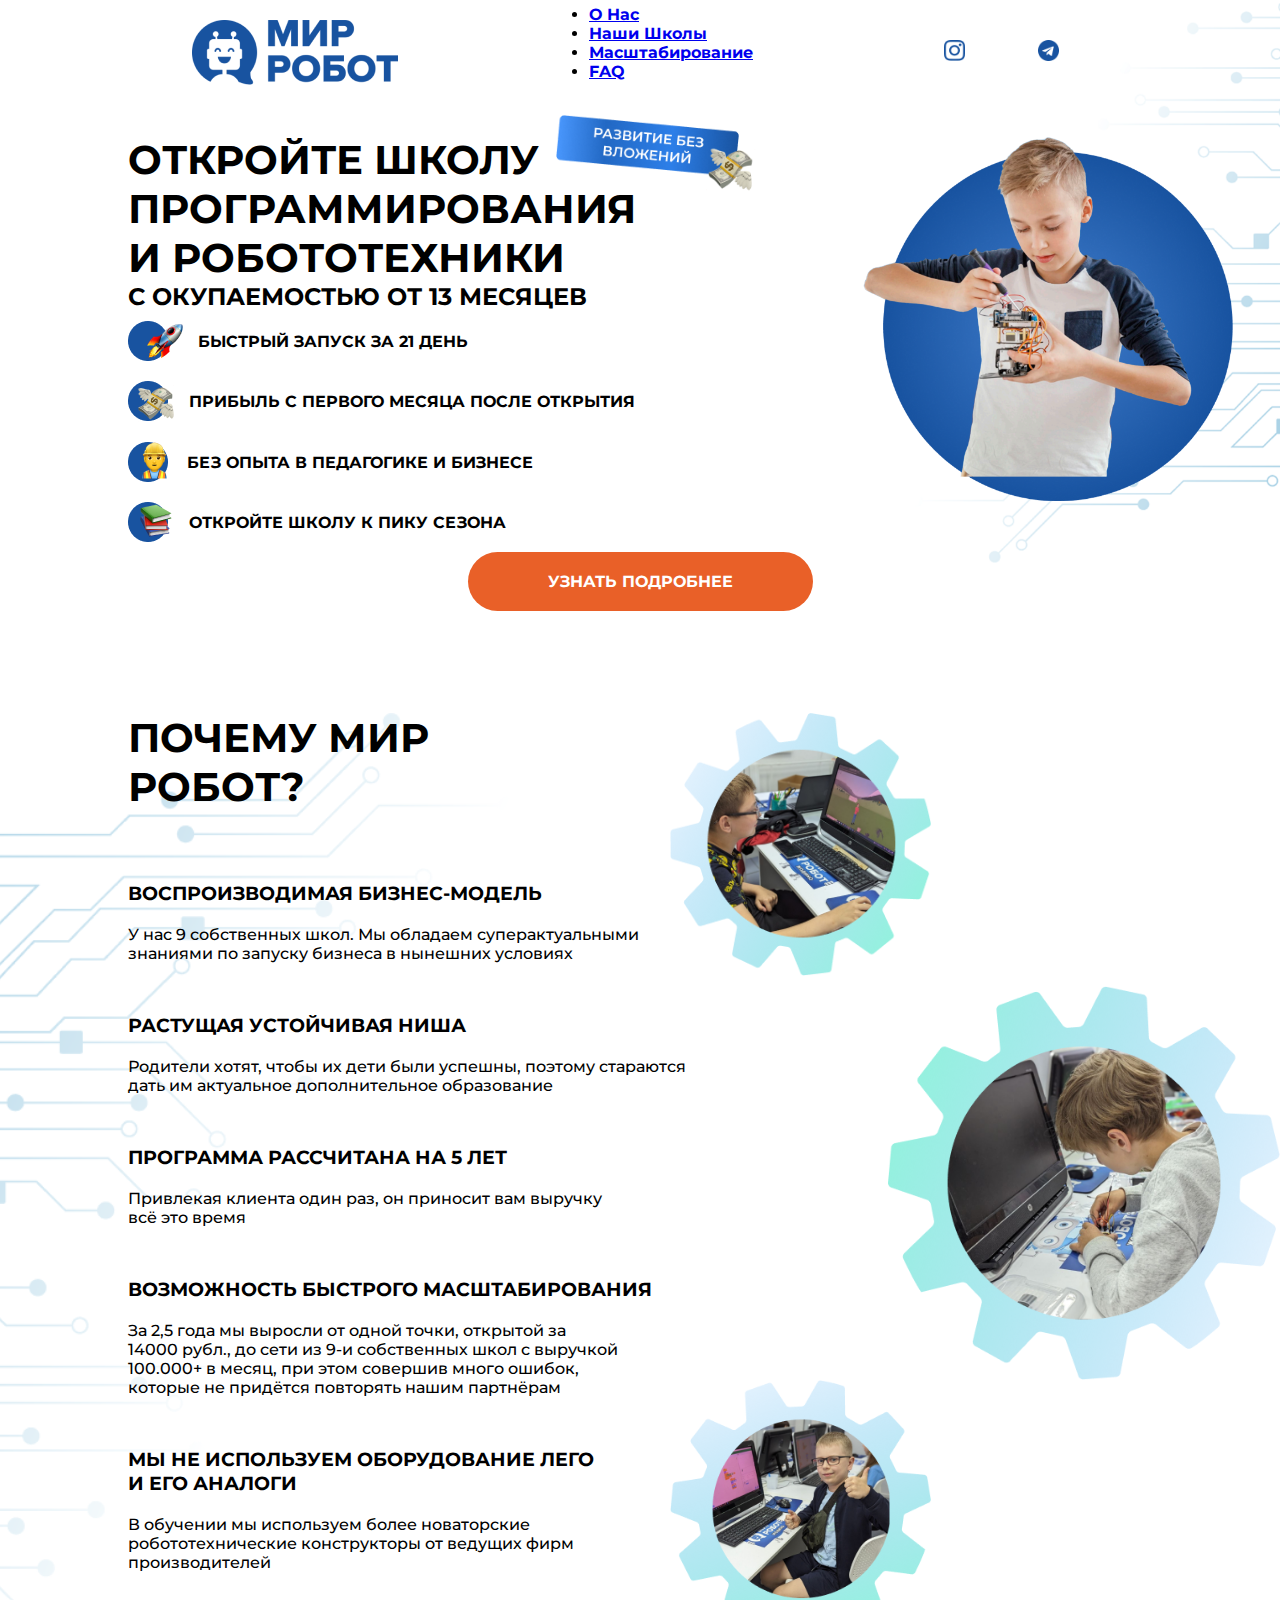
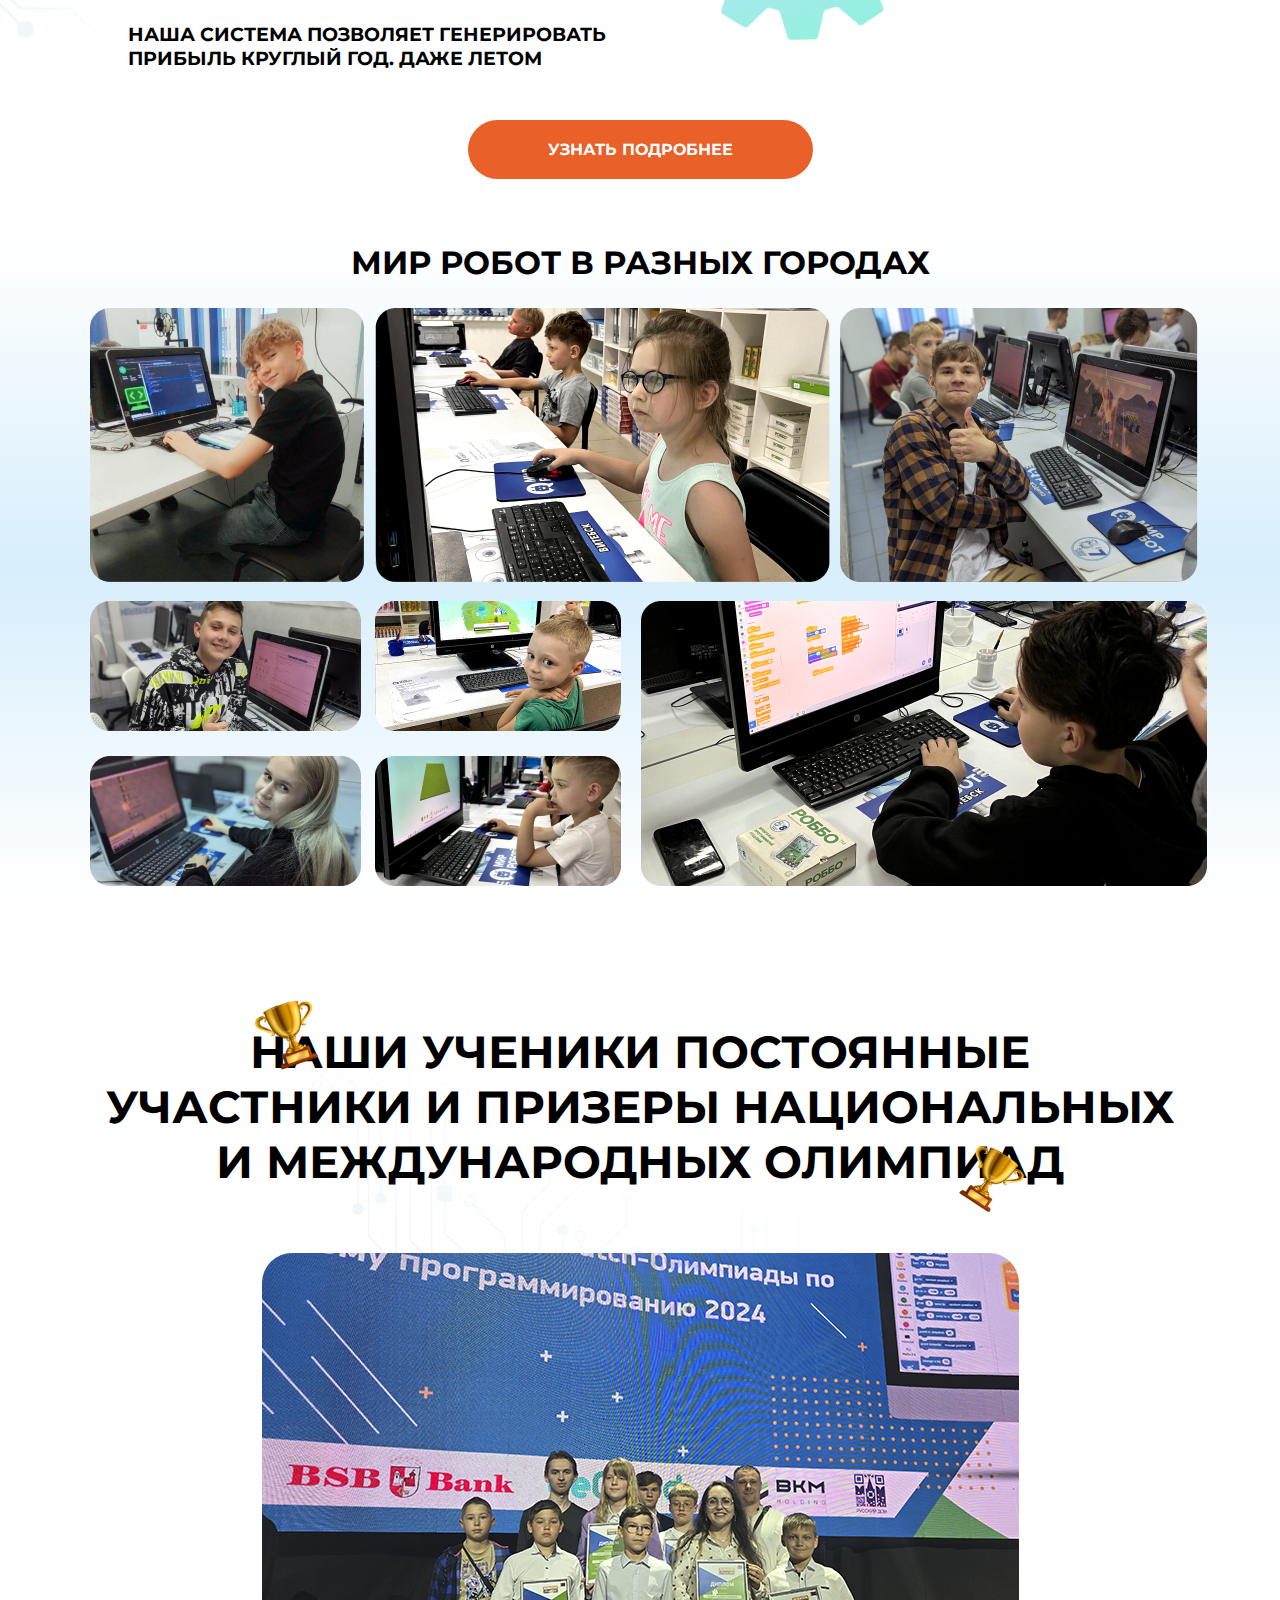
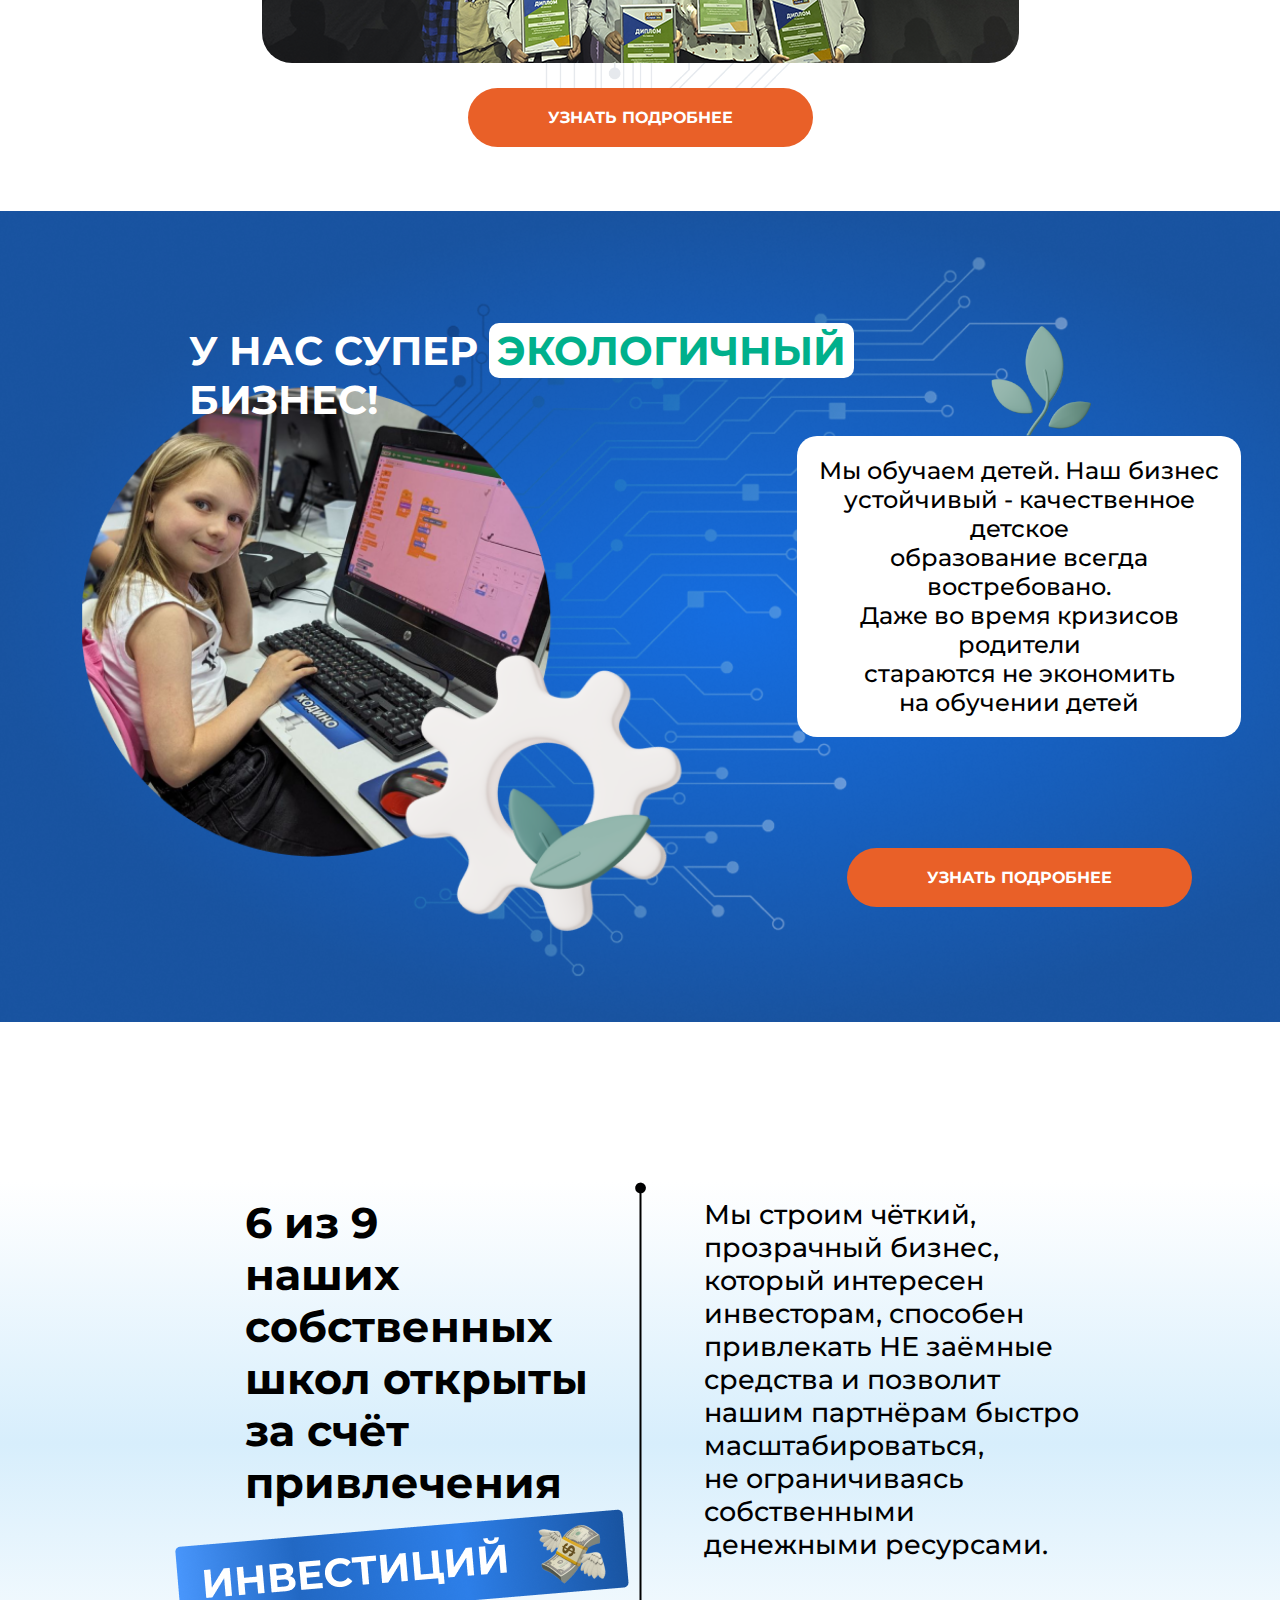
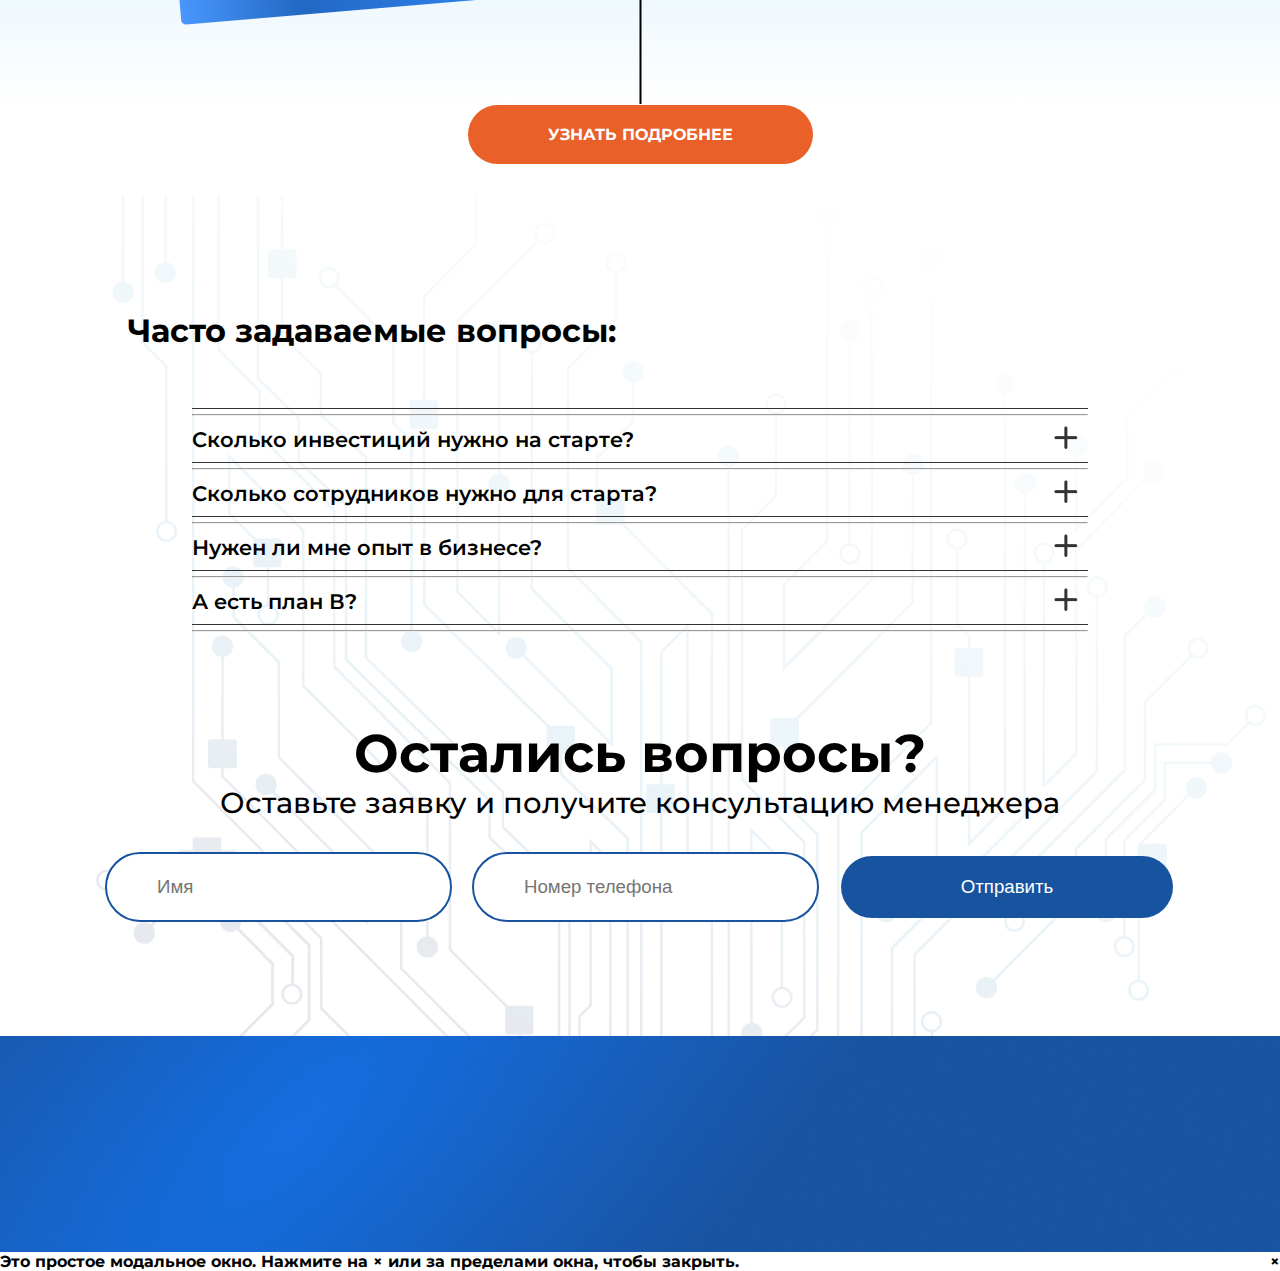
<file: public/index.html>
<!DOCTYPE html>
<html>

<head>
    <meta charset="utf-8" />
    <meta name="viewport" content="width=device-width, initial-scale=1" />
    <meta name="theme-color" content="#000000" />

    <link rel="icon" href="%PUBLIC_URL%/logo.ico" />
    <link rel="apple-touch-icon" href="%PUBLIC_URL%/logo.png" />
    <link href="https://fonts.googleapis.com/css2?family=Montserrat:wght@300;400&display=swap" rel="stylesheet">
    <link
        href="https://fonts.googleapis.com/css2?family=Montserrat:ital,wght@0,200;0,700;0,900;1,100;1,200;1,700&display=swap"
        rel="stylesheet">
    <link href="../styles.css" rel="stylesheet" type="text/css" />

    <title>mirrobot</title>
</head>

<body>
    <div class="first-block">
        <header>
            <img src="../img/logo.png" class="img-logo">
            <nav>
                <ul>
                    <li><a href="#">О Нас</a></li>
                    <li><a href="#">Наши Школы</a></li>
                    <li><a href="#">Масштабирование</a></li>
                    <li><a href="#">FAQ</a></li>
                </ul>
            </nav>
            <div class="img-social">
                <a href="https://www.instagram.com/"><img src="../img/icon _instagram_.png" class="social-icon"></a>
                <a href="https://web.telegram.org/"><img src="../img/icon _telegram_.png" class="social-icon"></a>
            </div>
        </header>

        <div class="content-wrapper">
            <div class="spacer"></div>
            <div class="text-section">
                <div class="h1-container">
                    <img src="../img/h1txt.png" class="h1-img">
                    <h1>ОТКРОЙТЕ ШКОЛУ<br />ПРОГРАММИРОВАНИЯ<br />И РОБОТОТЕХНИКИ</h1>
                </div>
                <h2>С ОКУПАЕМОСТЬЮ ОТ 13 МЕСЯЦЕВ</h2>
                <div class="ul_img">
                    <img src="../img/li_img1.png" class="li_img">
                    <p>БЫСТРЫЙ ЗАПУСК ЗА 21 ДЕНЬ</p>
                </div>
                <div class="ul_img">
                    <img src="../img/li_img2.png" class="li_img">
                    <p>ПРИБЫЛЬ С ПЕРВОГО МЕСЯЦА ПОСЛЕ ОТКРЫТИЯ</p>
                </div>
                <div class="ul_img">
                    <img src="../img/li_img3.png" class="li_img">
                    <p>БЕЗ ОПЫТА В ПЕДАГОГИКЕ И БИЗНЕСЕ</p>
                </div>
                <div class="ul_img">
                    <img src="../img/li_img4.png" class="li_img">
                    <p>ОТКРОЙТЕ ШКОЛУ К ПИКУ СЕЗОНА</p>
                </div>
            </div>
            <div>
                <img src="../img/firstboy.png" alt="Изображение" class="image-above-button">
            </div>
        </div>
        <div class="button-section">
            <a href="#" class="info-button" id="openModal1">УЗНАТЬ ПОДРОБНЕЕ</a>
        </div>
    </div>

    <div class="second-block">
        <div class="content-wrapper">
            <div class="spacer"></div>
            <div class="text-section-2">
                <h1>ПОЧЕМУ МИР РОБОТ?</h1>
                <div class="text-block">
                    <p class="text-block-header">ВОСПРОИЗВОДИМАЯ БИЗНЕС-МОДЕЛЬ</p>
                    <p class="text-block-description">У нас 9 собственных школ. Мы обладаем суперактуальными<br />
                        знаниями по запуску бизнеса в нынешних условиях</p>
                </div>
                <div class="text-block">
                    <p class="text-block-header">РАСТУЩАЯ УСТОЙЧИВАЯ НИША</p>
                    <p class="text-block-description">Родители хотят, чтобы их дети были успешны, поэтому
                        стараются<br />
                        дать им актуальное дополнительное образование</p>
                </div>
                <div class="text-block">
                    <p class="text-block-header">ПРОГРАММА РАССЧИТАНА НА 5 ЛЕТ</p>
                    <p class="text-block-description">Привлекая клиента один раз, он приносит вам выручку<br />
                        всё это время</p>
                </div>
                <div class="text-block">
                    <p class="text-block-header">ВОЗМОЖНОСТЬ БЫСТРОГО МАСШТАБИРОВАНИЯ</p>
                    <p class="text-block-description">За 2,5 года мы выросли от одной точки, открытой за<br />
                        14000 рубл., до сети из 9-и собственных школ с выручкой<br />
                        100.000+ в месяц, при этом совершив много ошибок,<br />
                        которые не придётся повторять нашим партнёрам</p>
                </div>
                <div class="text-block">
                    <p class="text-block-header">МЫ НЕ ИСПОЛЬЗУЕМ ОБОРУДОВАНИЕ ЛЕГО<br />
                        И ЕГО АНАЛОГИ</p>
                    <p class="text-block-description">В обучении мы используем более новаторские<br />
                        робототехнические конструкторы от ведущих фирм<br />
                        производителей</p>
                </div>
                <div class="text-block">
                    <p class="text-block-header">НАША СИСТЕМА ПОЗВОЛЯЕТ ГЕНЕРИРОВАТЬ<br />
                        ПРИБЫЛЬ КРУГЛЫЙ ГОД. ДАЖЕ ЛЕТОМ</p>
                </div>
            </div>
            <div class="spacer"></div>
            <div class="items">
                <img src="../img/first_item.png" class="first_item">
                <img src="../img/second_item.png" class="second_item">
                <img src="../img/therd_item.png" class="therd_item">
                <br />
            </div>
        </div>
    </div>
    <div class="button-section">
        <a href="#" class="info-button" id="openModal2">УЗНАТЬ ПОДРОБНЕЕ</a>
    </div>

    <div class="therd-container">
        <div class="therd-block">
            <h1>МИР РОБОТ В РАЗНЫХ ГОРОДАХ</h1>
        </div>
        <div class="gallary">
            <div class="image-gallary">
                <img src="../img/1_img.png" class="1_img">
            </div>
            <div class="image-gallary">
                <img src="../img/2_img.png" class="2_img">
            </div>
            <div class="image-gallary">
                <img src="../img/3_img.png" class="3-img">
            </div>
            <div class="image-gallary">
                <img src="../img/4_img.png" class="4-img">
            </div>
            <div class="image-gallary">
                <img src="../img/5_img.png" class="5-img">
            </div>
            <div class="image-gallary">
                <img src="../img/6_img.png" class="6-img">
            </div>
            <div class="image-gallary">
                <img src="../img/7_img.png" class="7-img">
            </div>
            <div class="image-gallary">
                <img src="../img/8_img.png" class="8-img">
            </div>
        </div>
    </div>

    <div class="forth-block">
        <div class="h1-container-forth">
            <img src="../img/cub_l.png" class="h1-img1">
            <h1>НАШИ УЧЕНИКИ ПОСТОЯННЫЕ<br />УЧАСТНИКИ И ПРИЗЕРЫ НАЦИОНАЛЬНЫХ<br />И МЕЖДУНАРОДНЫХ ОЛИМПИАД</h1>
            <img src="../img/cub_r.png" class="h1-img2">
        </div>
        <div class="forth-img">
            <img src="../img/forth_img.png">
        </div>
        <div class="button-section">
            <a href="#" class="info-button" id="openModal3">УЗНАТЬ ПОДРОБНЕЕ</a>
        </div>
    </div>

    <div class="fifth-block">
        <div class="spacer">
            <h1>У НАС СУПЕР <span>ЭКОЛОГИЧНЫЙ</span> БИЗНЕС!</h1>
        </div>
        <div class="fifth-container">
            <img src="../img/leav.png">
            <div class="fifth-text">
                <p>Мы обучаем детей. Наш бизнес<br />устойчивый - качественное детское<br />
                    образование всегда востребовано.<br />Даже во время кризисов родители<br />
                    стараются не экономить<br />на обучении детей
                </p>
            </div>
            <div class="fifth-button-section">
                <a href="#" class="info-button" id="openModal4">УЗНАТЬ ПОДРОБНЕЕ</a>
            </div>
        </div>
    </div>

    <div class="six-block">
        <div class="spacer"></div>
        <div class="six-left">
            <h1>6 из 9<br />наших<br />собственных<br />школ открыты<br />за счёт<br />привлечения</h1>
            <img src="../img/six_block_img.png">
        </div>
        <div class="six_line">
            <img src="../img/six_line.png">
        </div>
        <div class="six-right">
            <p>
                Мы строим чёткий,<br />прозрачный бизнес,<br />который интересен<br />
                инвесторам, способен<br />привлекать НЕ заёмные<br />средства и позволит<br />
                нашим партнёрам быстро<br />масштабироваться,<br />
                не ограничиваясь<br />собственными<br />денежными ресурсами.
            </p>
        </div>
    </div>
    <div class="button-section">
        <a href="#" class="info-button" id="openModal5">УЗНАТЬ ПОДРОБНЕЕ</a>
    </div>

    <div class="seven-block">
        <div class="spacer">
            <h1>Часто задаваемые вопросы:</h1>
        </div>
        <section class="faq">
            <div class="question">
                <hr>
                <div class="question-text">Cколько инвестиций нужно на старте?</div>
                <img src="../img/plus.png" alt="Плюс" class="plus-icon">
                <p class="answer">Ответ</p>
            </div>
            <div class="question">
                <hr>
                <div class="question-text">Сколько сотрудников нужно для старта?</div>
                <img src="../img/plus.png" alt="Плюс" class="plus-icon">
                <p class="answer">Ответ</p>
            </div>
            <div class="question">
                <hr>
                <div class="question-text">Нужен ли мне опыт в бизнесе?</div>
                <img src="../img/plus.png" alt="Плюс" class="plus-icon">
                <p class="answer">Ответ</p>
            </div>
            <div class="question">
                <hr>
                <div class="question-text">А есть план В?</div>
                <img src="../img/plus.png" alt="Плюс" class="plus-icon">
                <p class="answer">Ответ</p>
            </div>
            <div class="question">
                <hr>
                <div class="question-text"> </div>
                <p class="answer"></p>
            </div>
        </section>
        <div class="eght-block">
            <h1>Остались вопросы?</h1>
            <p>Оставьте заявку и получите консультацию менеджера</p>
        </div>
        <div class="form-container">
            <form class="input-form" action="../php/sendRequestMail.php" method="post">
                <input id="name" name="name" type="text" placeholder="Имя" class="input-field" required>
                <input id="phone" name="phone" type="text" placeholder="Номер телефона" class="input-field" required>
                <input name="mailTo" id="mailTo" value="kovalenkoalena789@gmail.com" style="display: none;">
                <button type="submit" class="submit-button">Отправить</button>
            </form>
        </div>
        <br/><br/><br/><br/><br/><br/>
    </div>
    
    <div class="nine-block">
    </div>
    

    <div id="myModal" class="modal">
        <div class="modal-content">
            <span id="closeModal" style="float: right; cursor: pointer;">&times;</span>
            <p>Это простое модальное окно. Нажмите на &times; или за пределами окна, чтобы закрыть.</p>
        </div>
    </div>
    <script src="../index.js"></script>
</body>

</html>
</file>
<file: styles.css>
* {
    margin: 0;
    padding: 0;
    box-sizing: border-box;
}

body,
html {
    font-family: Montserrat, sans-serif;
    font-weight: bold;
    overflow-x:hidden
}

.burger {
    display: none;
}

.first-block {
    background-image: url('img/first_block_back.png');
    background-attachment: scroll;
    background-repeat: no-repeat;
    margin-bottom: 70px;
    background-size: cover;
    background-position: right;

    display: flex;
    flex-direction: column;
    justify-content: space-between;
}

header {
    display: flex;
    align-items: center;
    justify-content: space-between;
    margin-bottom: 50px;
}

.logo {
    margin-left: 9%;
}

.header-navigation {
    margin: 0 100px;
    width: 100%;
}

.header-navigation ul {
    display: flex;
    justify-content: center;
    gap: 50px;
    width: 100%;
}

.header-navigation a {
    text-decoration: none;
    color: #333;
}

.header-navigation li {
    list-style: none;
}

.header-navigation li:nth-child(1){
    width: 62px;
}

.header-navigation li:nth-child(2){
    width: 147px;
}

.header-navigation_close {
    display: none;
    fill: #000000;
    width: 24px;
    height: 24px;
    position: absolute;
    top: 20px;
    left: 20px;
}

.header-navigation_close ul {
    display: flex;
    gap: 50px;
}


.header-navigation_close li {
    list-style: none;
}

.header-navigation_close a {
    text-decoration: none;
    color: #000000;
}



header img {
    margin-top: 20px;
    margin-left: 20px;
}

.img-logo {
    margin-left: 15%;
    margin-right: 20px;
}

.img-social {
    margin-right: 15%;
    display: flex;
    gap: 24px;
}

.social-icon {
    min-width: 20%;
    max-width: 30%;
    height: auto;
    transition: transform 0.3s;
}

.social-icon:hover {
    transform: scale(1.2);
}

.ul_img {
    display: flex;
    padding: 0;
}

.li_img {
    margin: 10px 10px 10px 0;
    line-height: 2.5;
}

.ul_img p {
    align-content: center;
    justify-content: center;
    margin-left: 5px;
}

.li-img-1 {
    margin-right: 0;
}

.content-wrapper {
    display: flex;
    width: 100%;
}

.spacer {
    margin-left: 10%;
}

.text-section {
    flex: auto;
    align-content: center;
    display: flex;
    flex-direction: column;
    justify-content: center;
}

.h1-container {
    position: relative;
}

.h1-img {
    position: absolute;
    top: -20px;
    right: 0;
    width: 200px;
    height: auto;
}

.text-section h1 {
    font-weight: 700;
    font-size: 30pt;
    margin: 0;
    padding-right: 120px;
}

.button-section {
    display: flex;
    justify-content: center;
    margin-bottom: 2em;
}

.image-above-button {
    max-width: 72%;
    height: auto;
    margin-left: 20%;
}

.info-button {
    text-align: center;
    padding: 20px 80px;
    background-color: #E96028;
    color: white;
    text-decoration: none;
    border-radius: 50px;
    transition: box-shadow 0.3s, transform 0.3s;
    display: inline-block;
}

.info-button:hover {
    box-shadow: 0 0 20px #E96028;
}

.info-button:active {
    transform: scale(0.95);
    box-shadow: none;
    background-color: #D44E21;
}

.second-block {
    background-image: url('img/second_block_back.png');
    background-attachment: scroll;
    background-repeat: no-repeat;
    background-position: left;
    background-size: contain;
    background-position-x: -30%;
}

.items {
    display: flex;
    flex-direction: column;
    align-items: flex-start;
    margin-left: 20px;
}

.image-stack {
    position: relative;
    max-width: 100%;
}

.first_item,
.therd_item {
    margin-left: -40%;
    margin-bottom: 10px;
}

.first_item,
.second_item,
.therd_item {
    max-width: 60%;
    position: relative;
}

.f_item{
    margin-left: 1px;
    margin-top: -2px;
}

.t_item{
    margin-left: 3px;
    margin-top: -1px;
}

.f_item,
.s_item,
.t_item {
    position: absolute;
    top: 0;
    left: 0;
}

.second_item {
    max-width: 90%;
    align-self: flex-end;
}


.text-section-2 h1 {
    font-weight: 700;
    font-size: 30pt;
    margin-bottom: 70px;
    padding-right: 120px;
}

.text-block {
    margin-bottom: 50px;
}

.img-and-text img{
    display: none;
}

.text-block-header {
    margin-bottom: 20px;
    font-size: larger;
}

.text-block-description {
    font-weight: 500;
}

.therd-block h1 {
    position: relative;
    text-align: center;
    margin-bottom: 10px;
}

.container {
    max-width: 100%;
    margin: 0 auto;
}

.therd-container {
    max-width: 100%;
    margin: 0;
    background: linear-gradient(to bottom, white, #D7EEFC, white);
}

.therd-block {
    text-align: center;
    margin-bottom: 2%;
    margin-top: 5%;
}

.gallary {
    display: grid;
    grid-template-columns: 270px 450px 350px;
    grid-template-rows: auto 140px 140px;
    grid-gap: 15px;
    justify-content: center;
}

.gallary-adaptive {
    display: none;
}

.image-gallary {
    position: relative;
    width: auto;
    height: fit-content;
}

.image-gallary img {
    transition: transform 0.5s;
}

.gallary > :nth-child(-n+3) img {
    object-fit: cover;
}

.gallary :nth-child(4) img,
.gallary :nth-child(5) img {
    grid-row: 2;
}

.gallary :nth-child(7) img,
.gallary :nth-child(8) img {
    grid-row: 3;
}

.gallary > :nth-child(6) img {
    grid-column: 3;
    grid-row: 2 / span 2;
    margin-left: -57%;
}


.image-gallary:hover img {
    transform: scale(1.04);
}

.forth-block {
    text-align: center;
    margin-top: 10%;
    margin-bottom: 5%;

    background-image: url('img/forth_block_back.png');
    background-attachment: scroll;
    background-repeat: no-repeat;
    background-position: center;
    background-size: contain;
}

.forth-img img{
    border-radius: 30px;
}

.h1-container-forth {
    text-align: center;
    position: relative;
    margin-bottom: 5%;
    display: flex;
    justify-content: center;
}

.h1-container-forth h1{
    font-size: 45px;
    font-weight: 700;
    width: 1095px;
}

.h1-img1 {
    position: absolute;
    top: -30px;
    left: 250px;
}

.h1-img2 {
    position: absolute;
    bottom: -30px;
    right: 250px;
}

.h1-img1,
.h1-img2 {
    width: 80px;
    height: 80px;
}

.forth-img {
    text-align: center;
}

.forth-a-img {
    display: none;
}

.forth-img img {
    display: block;
    margin: 0 auto;
    margin-bottom: 2%;
}

.girl {
    display: none;
}

.line-a {
    display: none;
}

.fifth-block {
    background-image: url('img/fifth_block_back.png');
    /*background-attachment: scroll;*/
    background-repeat: no-repeat;
    /*background-position: center;*/
    background-size: cover;
    /*height: 750px;*/
    display: flex;
    margin-bottom: 160px;
    padding: 115px 76px;
}

.fifth-block h1 {
    color: white;
    font-weight: 700;
    font-size: 30pt;
    width: 120%;
}

.fifth-block h1 span {
    color: #00B08C;
    background: white;
    padding: 3px 8px;
    border-radius: 10px;
}

.fifth-container {
    display: flex;
    flex-direction: column;
    align-items: center;
    justify-content: center;
}

.fifth-container img {
    width: 35%;
    margin-right: -20%;
}

.fifth-text {
    background-color: white;
    border-radius: 20px;
    width: 120%;
}

.fifth-text p {
    text-align: center;
    padding: 20px;
    font-size: 18pt;
    font-weight: 500;
}

.fifth-button-section {
    display: flex;
    /*padding-right: 70px;*/
    margin-top: 30%;
    transition: box-shadow 0.3s, transform 0.3s;
}

.six-block {
    display: flex;
    align-items: center;
    justify-content: space-around;
    background: linear-gradient(to bottom, white, #D7EEFC, white);
}

.six-block .spacer {
    display: flex;
    flex-direction: column;
}


.six-block img {
    max-width: 100%;
    transition: transform 0.5s;
}

.six-block .six-left img:hover {
    transform: scale(1.1);
}

.six-block .six_line {
    display: flex;
    align-items: center;
    width: 10%;
    margin-left: -10%;
    display: flex;
    flex-direction: column;
}

.six-left {
    width: 45%;
    align-items: center;
    font-size: 16pt;
    margin-top: -5%;
    display: flex;
    flex-direction: column;
}

.six-right {
    width: 45%;
    justify-content: left;
    font-size: 20pt;
    margin-top: -10%;
    font-weight: 500;
    display: flex;
    flex-direction: column;
}

.seven-block {
    background-image: url('img/forth_block_back.png');
    background-attachment: scroll;
    background-repeat: no-repeat;
    background-position: center;
    background-size: auto;
}

.seven-block .spacer h1 {
    padding-top: 10%;
    padding-bottom: 5%;
}
.faq {
    width: 70%;
    margin: 0 auto;
}

.question {
    position: relative;
    border-top: 1px solid rgb(51, 51, 51);
}

.seven-block hr {
    margin-top: 5px;
}

.question-text {
    cursor: pointer;
    display: inline-block;
    font-weight: 600;
    font-size: 16pt;
    padding-top: 10px;
    padding-bottom: 10px;
}

.plus-icon {
    display: inline-block;
    float: right;
    cursor: pointer;
    margin-right: 10px;
    padding-top: 10px;
    padding-bottom: 10px;
}

.answer {
    display: none;
    font-weight: 500;
    font-size: 14pt;
}

.eght-block {
    padding-top: 5%;
}

.eght-block h1 {
    position: relative;
    text-align: center;
    font-size: 40pt;
    font-weight: 700;
}

.eght-block p {
    position: relative;
    text-align: center;
    font-size: 22pt;
    font-weight: 500;
    padding-bottom: 2.5%;
}

.form-container {
    display: flex;
    justify-content: center;
    align-items: center;
}

.input-form {
    text-align: center;
    display: flex;
    flex-wrap: wrap;
    gap: 20px;
    justify-content: center;
}

.input-field {
    border: 2px solid #1853A0;
    border-radius: 40px;
    padding: 15px 50px;
    font-size: 14pt;
    transition: box-shadow 0.3s, transform 0.3s;
}

.input-field:hover {
    box-shadow: 0 0 20px #81afeb;
}

.submit-button {
    width: 332px;
    background-color: #1853A0;
    color: white;
    border: none;
    border-radius: 40px;
    padding: 20px 80px;
    text-align: center;
    text-decoration: none;
    display: inline-block;
    /*font-size: 16px;*/
    margin: 4px 2px;
    font-size: 14pt;
    cursor: pointer;

    transition: box-shadow 0.3s, transform 0.3s;
    display: inline-block;
}

.submit-button:hover {
    box-shadow: 0 0 20px #81afeb;
}

.submit-button:active {
    transform: scale(0.95);
    box-shadow: none;
    background-color: #174889; /* Adjust color when button is pressed */
}

.nine-block {
    background-image: url('img/nine_block_back.png');
    background-attachment: scroll;
    background-repeat: no-repeat;
    background-position: center;
    background-size: cover;
    height: 50%;
    color: white;
    display: flex;
    min-height: 183px;
    padding: 108px 113px;
}

.nine-block .right h2 {
    margin-bottom: 23px;
}

.nine-block .spacer {
    flex: 1;
    justify-content: center;
    align-content: center;
}

.nine-block h1 {
    font-family: Montserrat, sans-serif;
    font-size: 50px;
    font-weight: 700;
    height: 100%;
    max-width: 640px;
}

.nine-block .right {
    flex: 1;
    justify-content: center;
    align-content: center;
    font-weight: 700;
    font-size: 16pt;
    margin-left: 100px;

}

.nine-block p {
    font-weight: 500;
    font-size: 14pt;
}

.scroll-to-top {
    position: fixed;
    bottom: 50px;
    right: 50px;
    display: none;
    width: 40px;
    height: 40px;
    border-radius: 50%;
    text-align: center;
    line-height: 40px;
    cursor: pointer;
    transition: all 0.3s ease;
}

.scroll-to-top img {
    width: 30px;
    height: 30px;
    transition: transform 0.3s;
}

.scroll-to-top img:hover {
    transform: scale(1.2);
}

.scroll-to-top.show {
    display: block;
}
</file>
